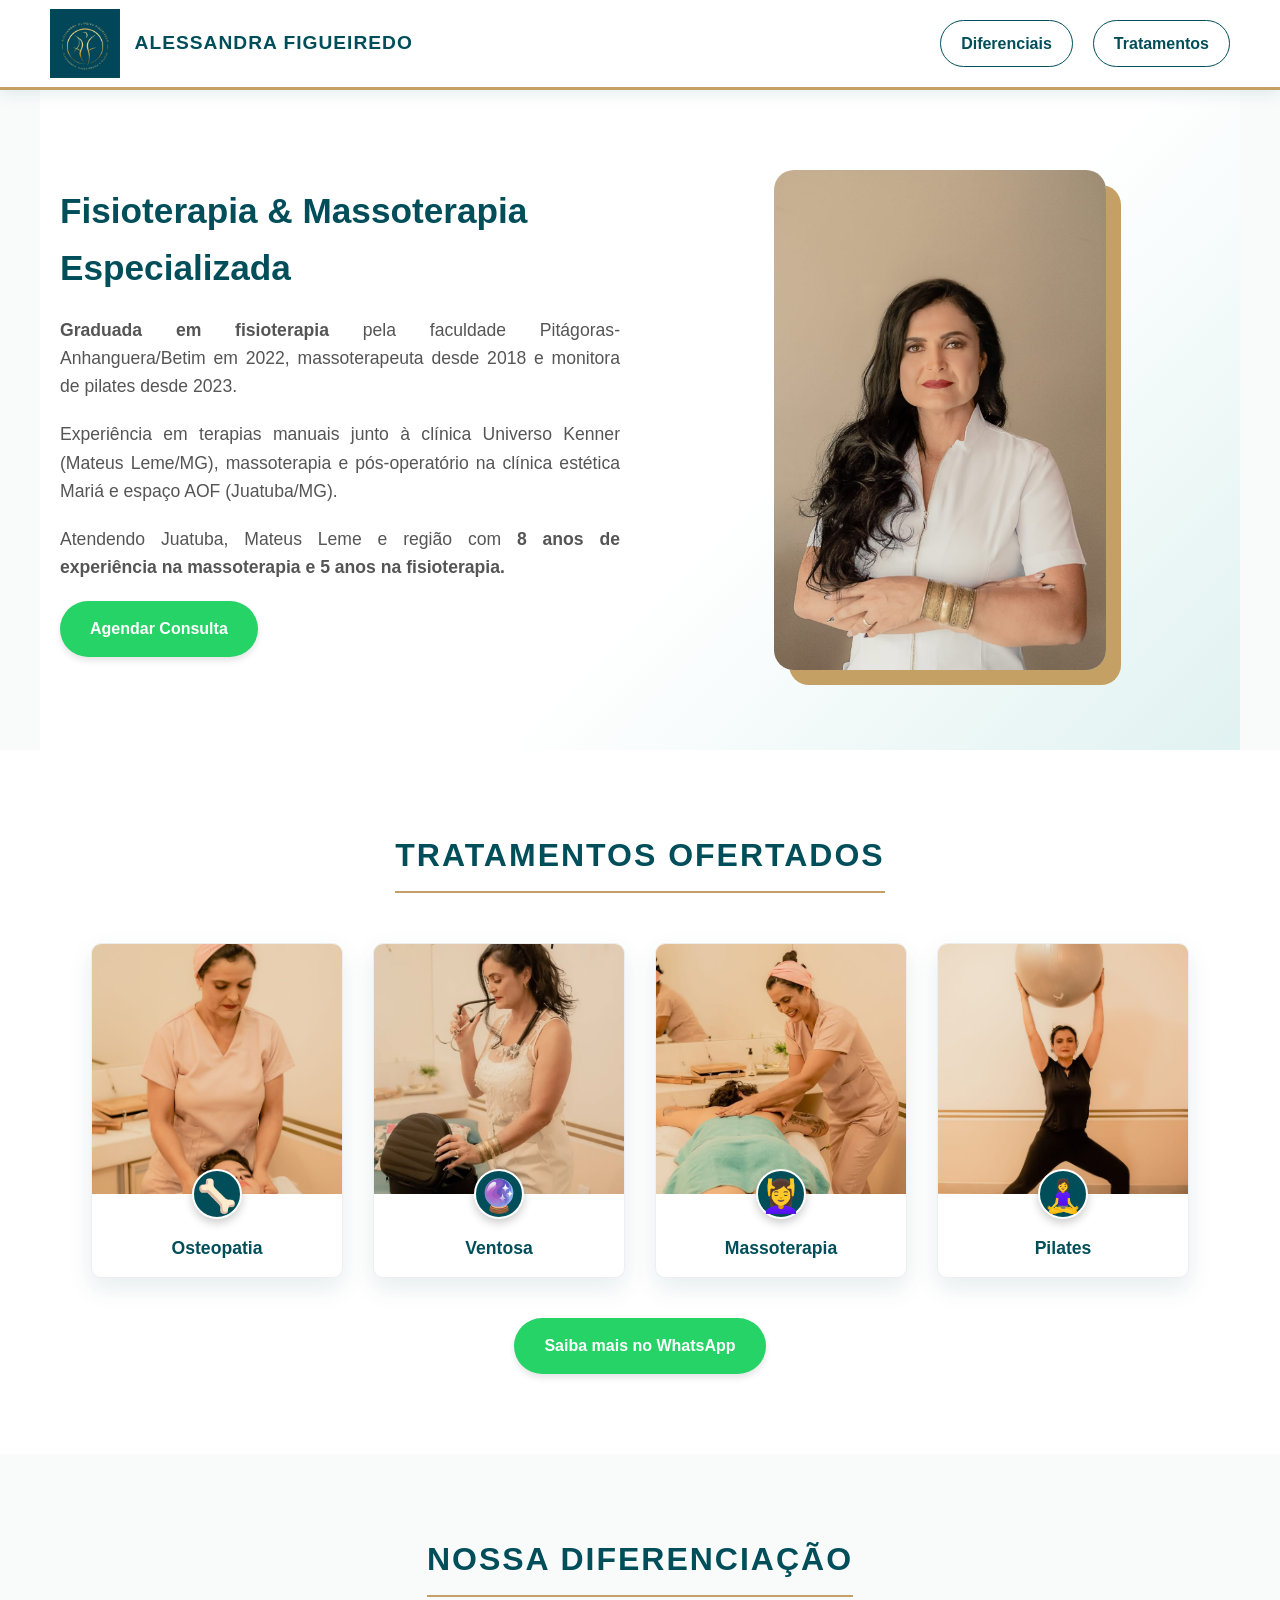
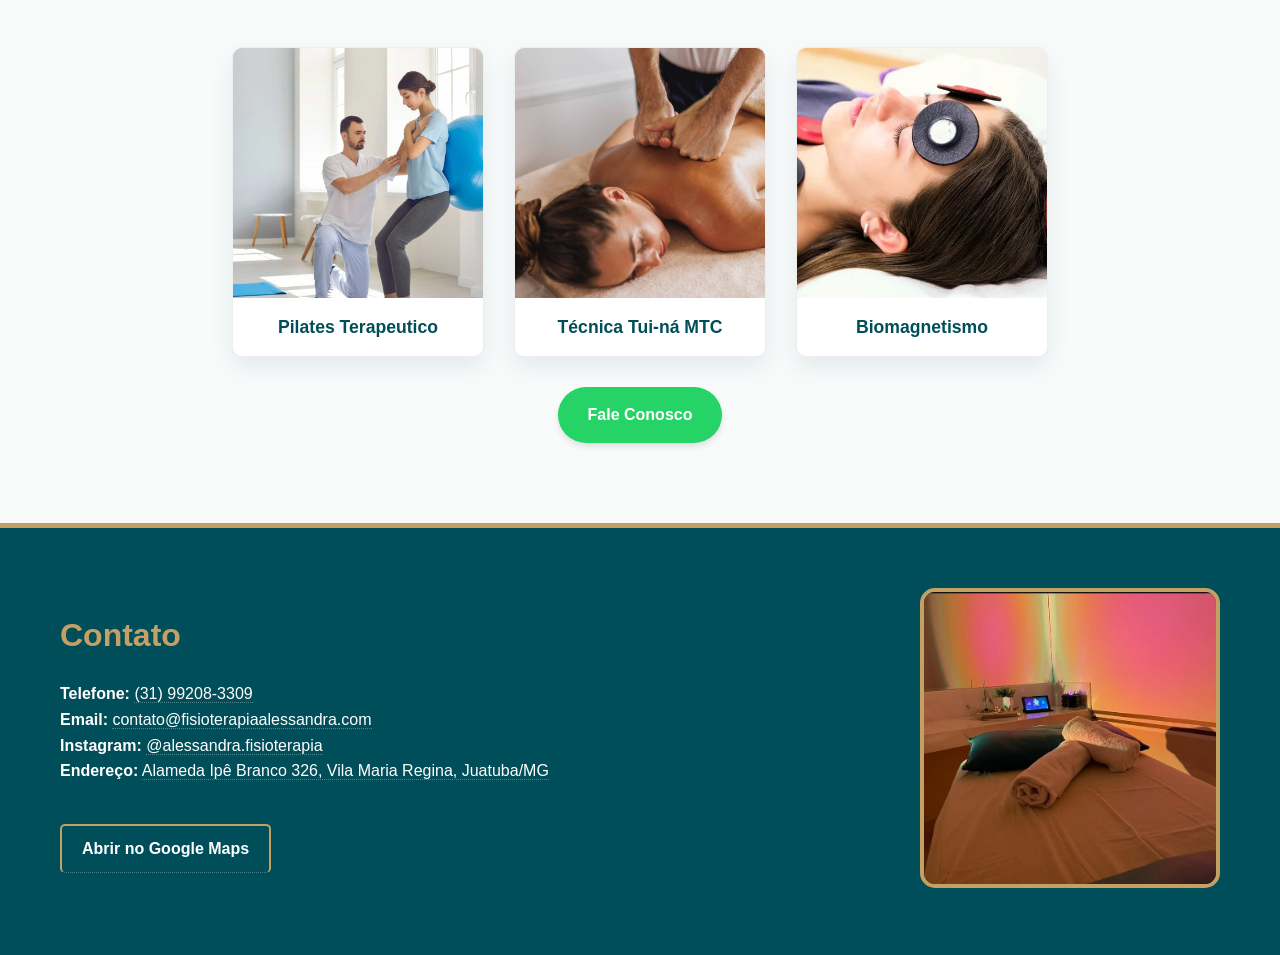
<file: index.html>
<!DOCTYPE html>
<html lang="pt-br">
<head>
    <meta charset="UTF-8">
    <meta name="viewport" content="width=device-width, initial-scale=1.0">
    <title>Alessandra Figueiredo - Fisioterapia</title>
    <link rel="stylesheet" href="style.css">
</head>
<body>

    <nav class="navbar">
        <div class="logo-container">
            <img src="./logo.jpeg" alt="Logo AOF" class="logo-img">
            <div class="logo-text">Alessandra Figueiredo</div>
        </div>
        <div class="nav-links">
            <a href="diferenciacao.html" class="nav-btn">Diferenciais</a>
            <a href="tratamentos.html" class="nav-btn">Tratamentos</a>
        </div>
    </nav>

    <section class="hero container">
        <div class="hero-content">
            <h1>Fisioterapia & Massoterapia Especializada</h1>
            <p><strong>Graduada em fisioterapia</strong> pela faculdade Pitágoras-Anhanguera/Betim em 2022, massoterapeuta desde 2018 e monitora de pilates desde 2023.</p>
            <p>Experiência em terapias manuais junto à clínica Universo Kenner (Mateus Leme/MG), massoterapia e pós-operatório na clínica estética Mariá e espaço AOF (Juatuba/MG).</p>
            <p>Atendendo Juatuba, Mateus Leme e região com <strong>8 anos de experiência na massoterapia e 5 anos na fisioterapia.</strong></p>
            
            <a href="https://wa.me/31992083309" target="_blank" class="btn-whatsapp">
                Agendar Consulta
            </a>
        </div>
        <div class="hero-image">
            <img src="./foto_profissional.jpeg" alt="Dra. Alessandra Figueiredo">
        </div>
    </section>

    <section class="section-block bg-light">
        <div class="container">
            <h2 class="section-title">Tratamentos Ofertados</h2>
            <div class="grid-gallery">
                <a href="tratamentos.html" class="card">
                    <img src="./rfgh.jpeg" alt="Osteopatia"> 
                    <div class="card-icon">🦴</div>
                    <h3>Osteopatia</h3>
                </a>
                
                <a href="tratamentos.html" class="card">
                    <img src="./ventosa.jpeg" alt="Ventosa">
                    <div class="card-icon">🔮</div>
                    <h3>Ventosa</h3>
                </a>
                
                <a href="tratamentos.html" class="card">
                    <img src="./toalha_azul.jpeg" alt="Massagem">
                    <div class="card-icon">💆‍♀️</div>
                    <h3>Massoterapia</h3>
                </a>
                
                <a href="tratamentos.html" class="card">
                    <img src="./bola.jpeg" alt="Pilates">
                    <div class="card-icon">🧘‍♀️</div>
                    <h3>Pilates</h3>
                </a>
            </div>
            
            <div style="text-align: center; margin-top: 40px;">
                <a href="https://wa.me/31992083309" target="_blank" class="btn-whatsapp">
                    Saiba mais no WhatsApp
                </a>
            </div>
        </div>
    </section>

    <section class="section-block">
        <div class="container">
            <h2 class="section-title">Nossa Diferenciação</h2>
            <div class="grid-gallery three-cols">
                <a href="diferenciacao.html" class="card">
                    <img src="./pilatesterapeutico.jpg" alt="Diferencial 1">
                    <h3>Pilates Terapeutico</h3>
                </a>
                <a href="diferenciacao.html" class="card">
                    <img src="./tuina.jpg" alt="Diferencial 2">
                    <h3>Técnica Tui-ná MTC</h3>
                </a>
                <a href="diferenciacao.html" class="card">
                    <img src="./biomagnetisco.webp" alt="Diferencial 3">
                    <h3>Biomagnetismo</h3>
                </a>
            </div>

            <div style="text-align: center; margin-top: 30px;">
                <a href="https://wa.me/31992083309" target="_blank" class="btn-whatsapp">
                    Fale Conosco
                </a>
            </div>
        </div>
    </section>

    <footer class="footer">
        <div class="container footer-grid">
            <div class="contact-info">
                <h3>Contato</h3>
                
                <p>
                    <strong>Telefone:</strong> 
                    <a href="https://wa.me/5531992083309" target="_blank">
                        (31) 99208-3309
                    </a>
                </p>
                
                <p>
                    <strong>Email:</strong> 
                    <a href="mailto:contato@fisioterapiaalessandra.com">
                        contato@fisioterapiaalessandra.com
                    </a>
                </p>
                
                <p>
                    <strong>Instagram:</strong> 
                    <a href="https://www.instagram.com/alessandra.fisioterapia" target="_blank">
                        @alessandra.fisioterapia
                    </a>
                </p>
                
                <p>
                    <strong>Endereço:</strong> 
                    <a href="https://www.google.com/maps/search/?api=1&query=Alameda+Ipê+Branco+326,+Vila+Maria+Regina,+Juatuba+MG" target="_blank">
                        Alameda Ipê Branco 326, Vila Maria Regina, Juatuba/MG
                    </a>
                </p>

                <br>
                <a href="https://www.google.com/maps/search/?api=1&query=Alameda+Ipê+Branco+326,+Vila+Maria+Regina,+Juatuba+MG" target="_blank" class="btn-map">
                    Abrir no Google Maps
                </a>
            </div>
            <div class="contact-image">
                <img src="./pano.jpeg" alt="Consultório">
            </div>
        </div>
    </footer>

    <script src="script.js"></script>
</body>
</html>
</file>
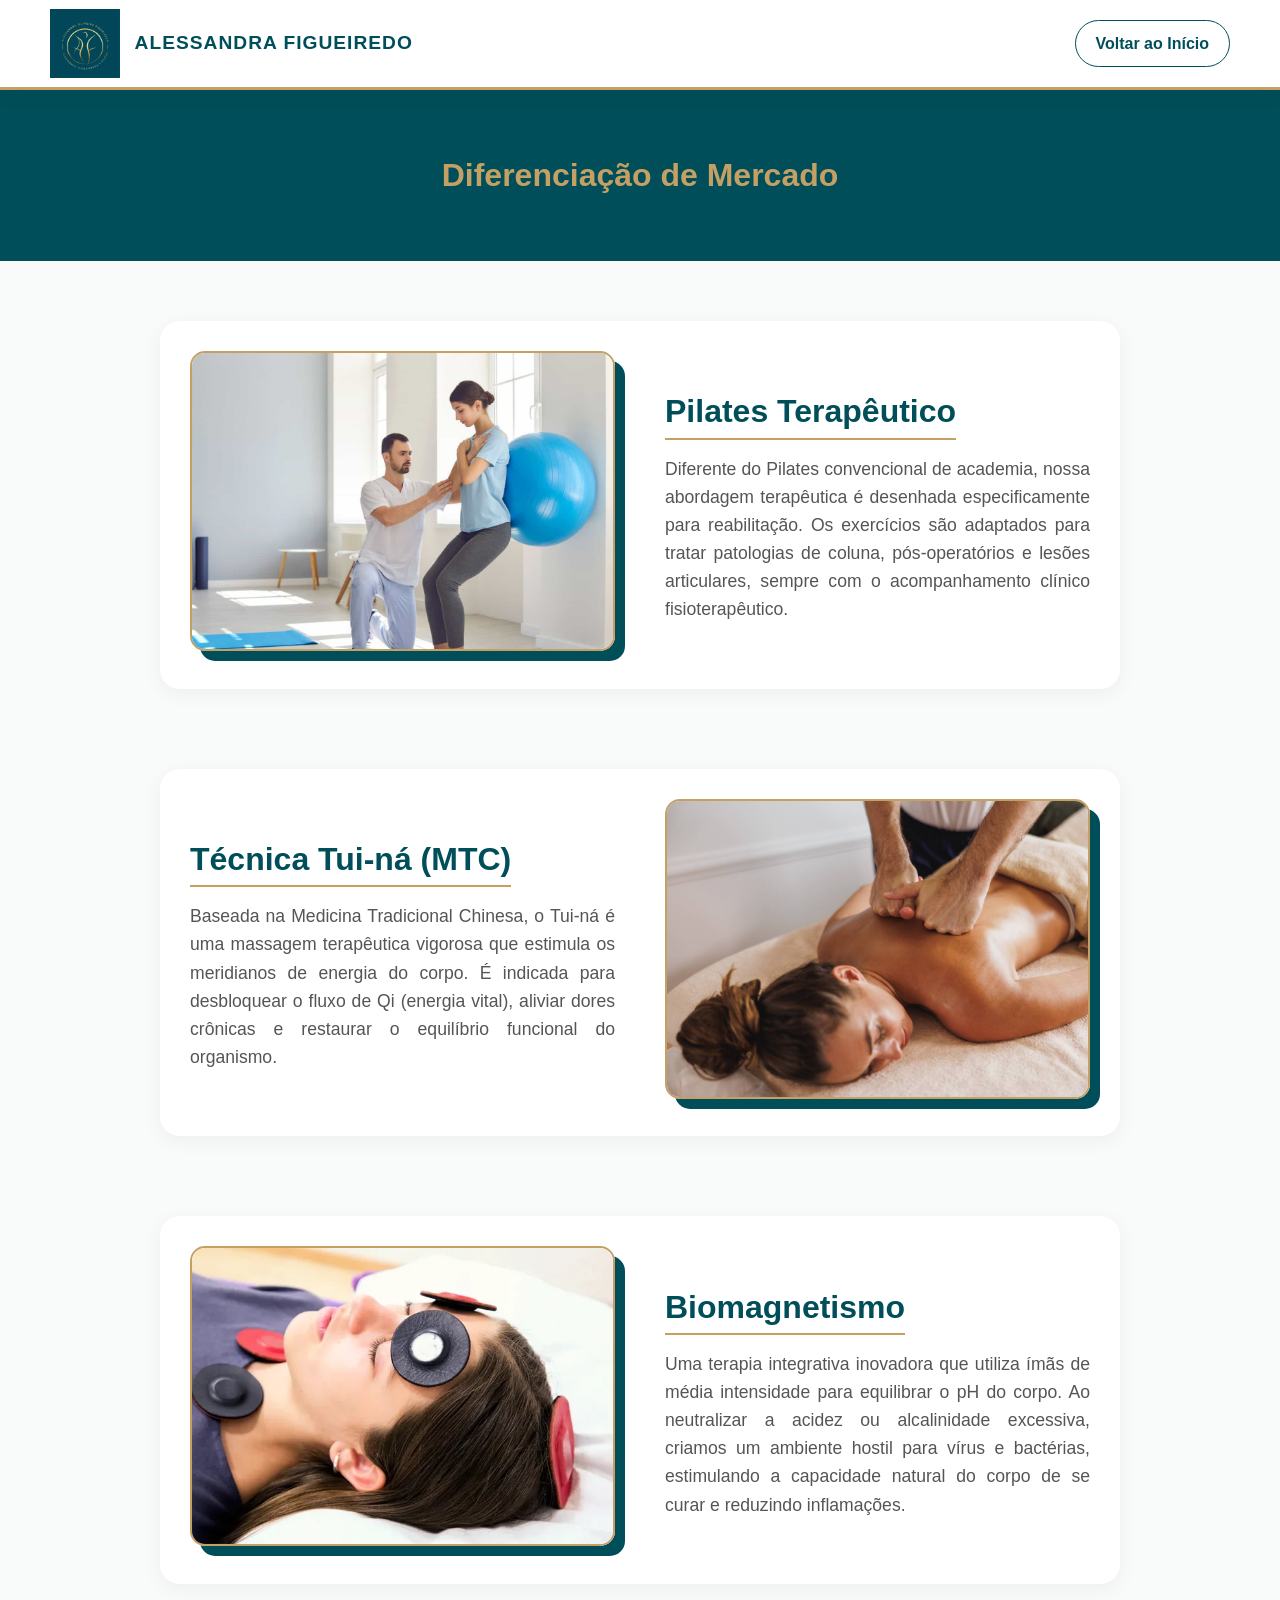
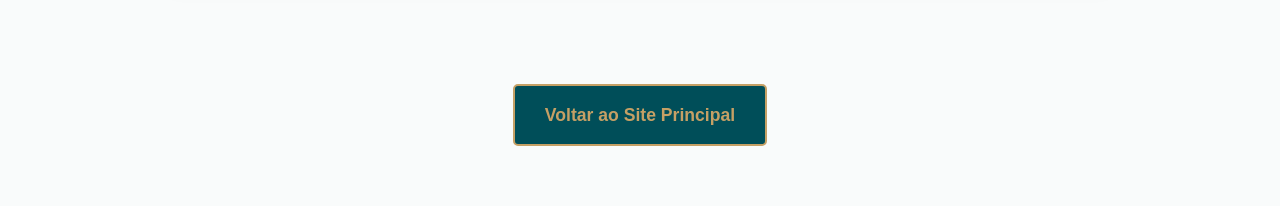
<file: diferenciacao.html>
<!DOCTYPE html>
<html lang="pt-br">
<head>
    <meta charset="UTF-8">
    <meta name="viewport" content="width=device-width, initial-scale=1.0">
    <title>Diferenciais - Alessandra Figueiredo</title>
    <link rel="stylesheet" href="style.css">
</head>
<body class="page-secondary">

    <nav class="navbar">
        <div class="logo-container">
            <img src="./logo.jpeg" alt="Logo AOF" class="logo-img">
            <div class="logo-text">Alessandra Figueiredo</div>
        </div>
        <div class="nav-links">
            <a href="index.html" class="nav-btn">Voltar ao Início</a>
        </div>
    </nav>

    <div class="header-banner purple-banner">
        <h1>Diferenciação de Mercado</h1>
    </div>

    <div class="details-container">

        <div class="feature-row">
            <div class="feature-img">
                <img src="./pilatesterapeutico.jpg" alt="Pilates Terapêutico">
            </div>
            <div class="feature-text">
                <h2>Pilates Terapêutico</h2>
                <p>Diferente do Pilates convencional de academia, nossa abordagem terapêutica é desenhada especificamente para reabilitação. Os exercícios são adaptados para tratar patologias de coluna, pós-operatórios e lesões articulares, sempre com o acompanhamento clínico fisioterapêutico.</p>
            </div>
        </div>

        <div class="feature-row reverse">
            <div class="feature-img">
                <img src="./tuina.jpg" alt="Técnica Tui-ná MTC">
            </div>
            <div class="feature-text">
                <h2>Técnica Tui-ná (MTC)</h2>
                <p>Baseada na Medicina Tradicional Chinesa, o Tui-ná é uma massagem terapêutica vigorosa que estimula os meridianos de energia do corpo. É indicada para desbloquear o fluxo de Qi (energia vital), aliviar dores crônicas e restaurar o equilíbrio funcional do organismo.</p>
            </div>
        </div>

        <div class="feature-row">
            <div class="feature-img">
                <img src="./biomagnetisco.webp" alt="Biomagnetismo">
            </div>
            <div class="feature-text">
                <h2>Biomagnetismo</h2>
                <p>Uma terapia integrativa inovadora que utiliza ímãs de média intensidade para equilibrar o pH do corpo. Ao neutralizar a acidez ou alcalinidade excessiva, criamos um ambiente hostil para vírus e bactérias, estimulando a capacidade natural do corpo de se curar e reduzindo inflamações.</p>
            </div>
        </div>

        <div style="text-align: center; margin-top: 50px;">
            <a href="index.html" class="btn-big">Voltar ao Site Principal</a>
        </div>

    </div>

    <script src="script.js"></script>
</body>
</html>
</file>
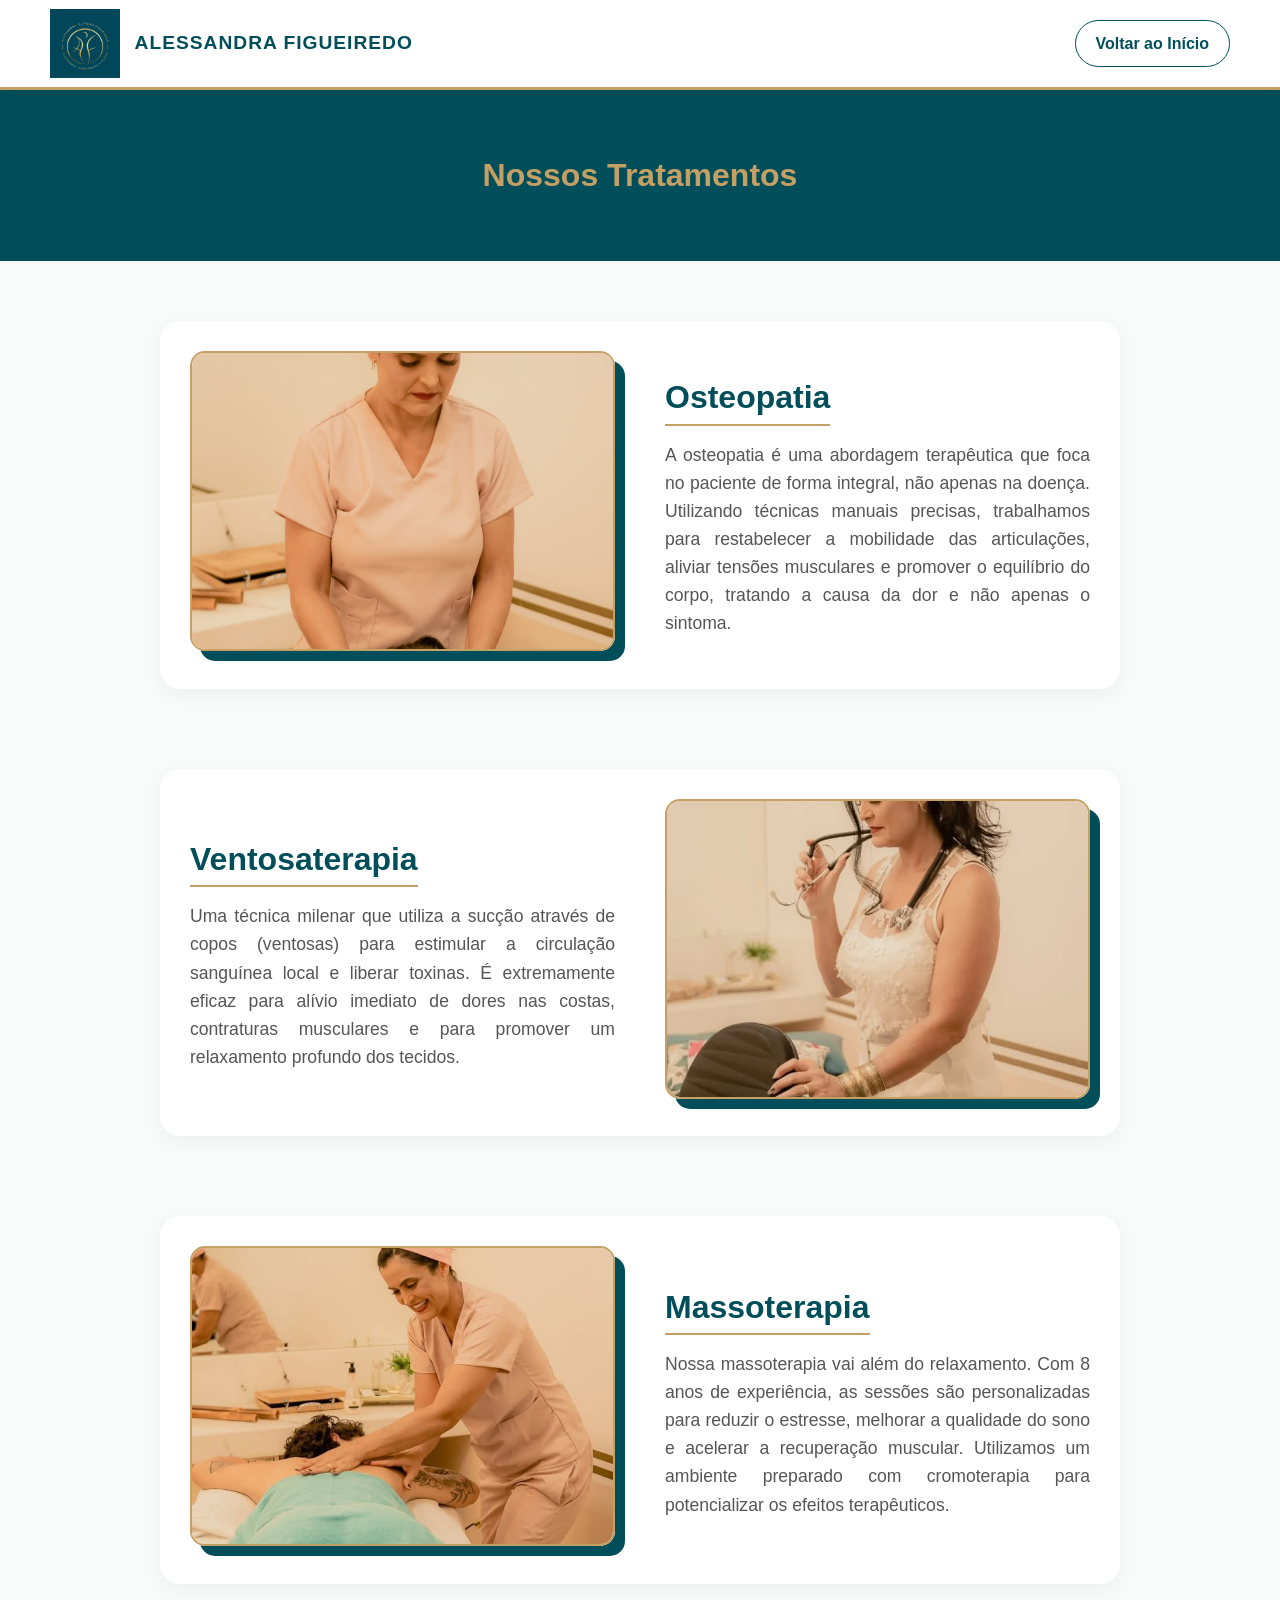
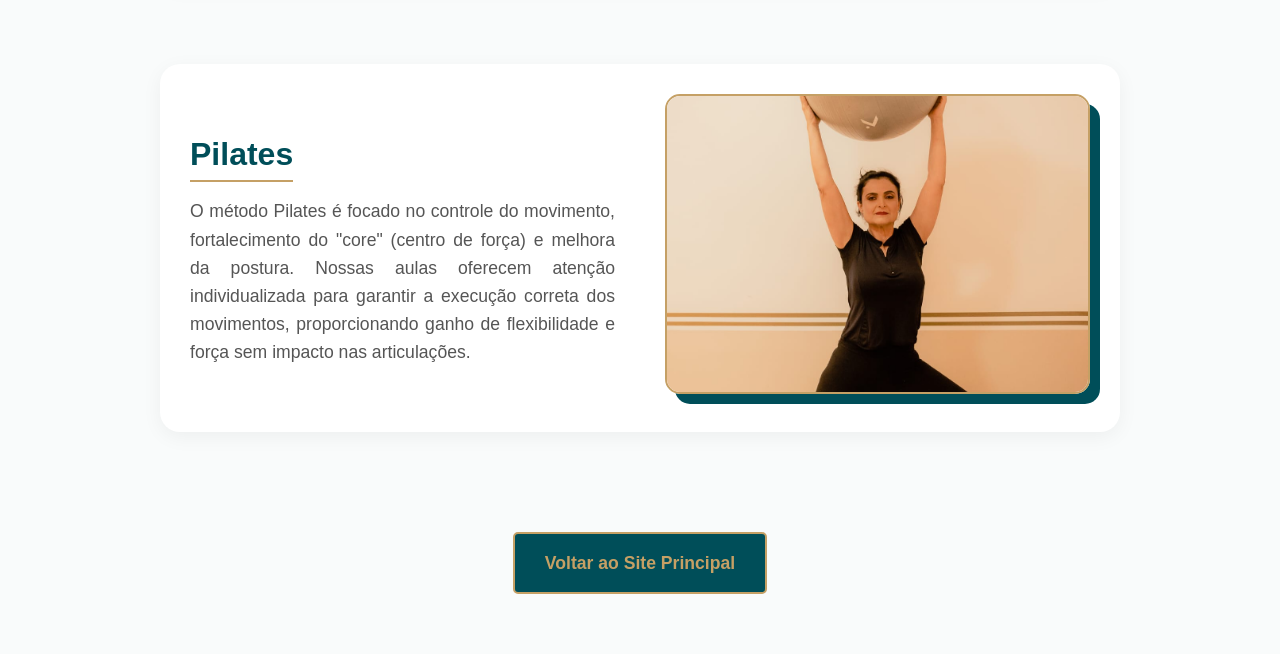
<file: tratamentos.html>
<!DOCTYPE html>
<html lang="pt-br">
<head>
    <meta charset="UTF-8">
    <meta name="viewport" content="width=device-width, initial-scale=1.0">
    <title>Tratamentos - Alessandra Figueiredo</title>
    <link rel="stylesheet" href="style.css">
</head>
<body class="page-secondary">

    <nav class="navbar">
        <div class="logo-container">
            <img src="./logo.jpeg" alt="Logo AOF" class="logo-img">
            <div class="logo-text">Alessandra Figueiredo</div>
        </div>
        <div class="nav-links">
            <a href="index.html" class="nav-btn">Voltar ao Início</a>
        </div>
    </nav>

    <div class="header-banner purple-banner">
        <h1>Nossos Tratamentos</h1>
    </div>

    <div class="details-container">
        
        <div class="feature-row">
            <div class="feature-img">
                <img src="./rfgh.jpeg" alt="Osteopatia">
            </div>
            <div class="feature-text">
                <h2>Osteopatia</h2>
                <p>A osteopatia é uma abordagem terapêutica que foca no paciente de forma integral, não apenas na doença. Utilizando técnicas manuais precisas, trabalhamos para restabelecer a mobilidade das articulações, aliviar tensões musculares e promover o equilíbrio do corpo, tratando a causa da dor e não apenas o sintoma.</p>
            </div>
        </div>

        <div class="feature-row reverse">
            <div class="feature-img">
                <img src="./ventosa.jpeg" alt="Ventosaterapia">
            </div>
            <div class="feature-text">
                <h2>Ventosaterapia</h2>
                <p>Uma técnica milenar que utiliza a sucção através de copos (ventosas) para estimular a circulação sanguínea local e liberar toxinas. É extremamente eficaz para alívio imediato de dores nas costas, contraturas musculares e para promover um relaxamento profundo dos tecidos.</p>
            </div>
        </div>

        <div class="feature-row">
            <div class="feature-img">
                <img src="./toalha_azul.jpeg" alt="Massoterapia">
            </div>
            <div class="feature-text">
                <h2>Massoterapia</h2>
                <p>Nossa massoterapia vai além do relaxamento. Com 8 anos de experiência, as sessões são personalizadas para reduzir o estresse, melhorar a qualidade do sono e acelerar a recuperação muscular. Utilizamos um ambiente preparado com cromoterapia para potencializar os efeitos terapêuticos.</p>
            </div>
        </div>

        <div class="feature-row reverse">
            <div class="feature-img">
                <img src="./bola.jpeg" alt="Pilates">
            </div>
            <div class="feature-text">
                <h2>Pilates</h2>
                <p>O método Pilates é focado no controle do movimento, fortalecimento do "core" (centro de força) e melhora da postura. Nossas aulas oferecem atenção individualizada para garantir a execução correta dos movimentos, proporcionando ganho de flexibilidade e força sem impacto nas articulações.</p>
            </div>
        </div>

        <div style="text-align: center; margin-top: 50px;">
            <a href="index.html" class="btn-big">Voltar ao Site Principal</a>
        </div>

    </div>

    <script src="script.js"></script>
</body>
</html>
</file>
<file: style.css>
* {
    margin: 0;
    padding: 0;
    box-sizing: border-box;
    font-family: 'Segoe UI', Tahoma, Geneva, Verdana, sans-serif;
}

:root {
    --primary-color: #004E59; 
    --secondary-color: #C5A065; 
    --accent-color: #E0F2F1; 
    --text-dark: #333333; 
    --white: #ffffff;
    --bg-light: #F9FBFB;
    --whatsapp-green: #25D366;
}

body {
    padding-top: 90px;
    color: var(--text-dark);
    line-height: 1.6;
    background-color: var(--bg-light);
}

.container {
    max-width: 1200px;
    margin: 0 auto;
    padding: 0 20px;
}

.navbar {
    position: fixed;
    top: 0;
    left: 0;
    width: 100%;
    height: 90px;
    background-color: var(--white);
    display: flex;
    justify-content: space-between;
    align-items: center;
    padding: 0 50px;
    box-shadow: 0 4px 15px rgba(0,78,89, 0.1);
    z-index: 1000;
    border-bottom: 3px solid var(--secondary-color);
}

.logo-container {
    display: flex;
    align-items: center;
    gap: 15px;
    height: 100%;
}

.logo-img {
    height: 80%;
    width: auto;
    object-fit: contain;
}

.navbar .logo-text {
    font-size: 1.2rem;
    font-weight: bold;
    text-transform: uppercase;
    color: var(--primary-color);
    letter-spacing: 1px;
}

.nav-links {
    display: flex;
    gap: 20px;
}

.nav-btn {
    text-decoration: none;
    color: var(--primary-color);
    font-weight: 600;
    padding: 10px 20px;
    border: 1px solid var(--primary-color);
    border-radius: 30px;
    transition: 0.3s;
}

.nav-btn:hover {
    background-color: var(--primary-color);
    color: var(--secondary-color);
    border-color: var(--primary-color);
}

.hero {
    display: flex;
    align-items: center;
    justify-content: space-between;
    padding: 80px 20px;
    background: linear-gradient(135deg, #fff 60%, var(--accent-color) 100%);
}

.hero-content {
    flex: 1;
    padding-right: 40px;
}

.hero-content h1 {
    font-size: 2.2rem;
    margin-bottom: 20px;
    color: var(--primary-color);
}

.hero-content p {
    font-size: 1.1rem;
    margin-bottom: 20px;
    text-align: justify;
    color: #555;
}

.hero-image {
    flex: 1;
    display: flex;
    justify-content: center;
}

.hero-image img {
    max-width: 100%;
    max-height: 500px;
    border-radius: 20px;
    box-shadow: 15px 15px 0px var(--secondary-color);
}

.btn-whatsapp {
    display: inline-block;
    background-color: var(--whatsapp-green);
    color: white;
    padding: 15px 30px;
    text-decoration: none;
    font-weight: bold;
    border-radius: 50px;
    font-size: 1rem;
    box-shadow: 0 4px 6px rgba(0,0,0,0.1);
    transition: transform 0.2s;
}

.btn-whatsapp:hover {
    transform: scale(1.05);
}

.btn-big {
    display: inline-block;
    background-color: var(--primary-color);
    color: var(--secondary-color);
    padding: 15px 30px;
    text-decoration: none;
    font-size: 1.1rem;
    border-radius: 5px;
    transition: 0.3s;
    font-weight: bold;
    border: 2px solid var(--secondary-color);
    margin-top: 20px;
}

.btn-big:hover {
    background-color: var(--secondary-color);
    color: var(--primary-color);
}

.section-block {
    padding: 80px 0;
}

.bg-light {
    background-color: var(--white);
}

.section-title {
    text-align: center;
    font-size: 2rem;
    margin-bottom: 50px;
    color: var(--primary-color);
    text-transform: uppercase;
    letter-spacing: 2px;
    border-bottom: 2px solid var(--secondary-color);
    display: inline-block;
    padding-bottom: 10px;
}

.section-block .container {
    text-align: center;
}
.section-block .container .grid-gallery {
    text-align: left;
}

.grid-gallery {
    display: flex;
    justify-content: center;
    flex-wrap: wrap;
    gap: 30px;
}

.card {
    position: relative;
    border-radius: 10px;
    cursor: pointer;
    background: var(--white);
    box-shadow: 0 10px 25px rgba(0,78,89, 0.1);
    transition: transform 0.3s ease;
    overflow: hidden;
    text-decoration: none;
    color: var(--text-dark);
    text-align: center;
    padding-bottom: 15px;
    border: 1px solid #eee;
}

.card img {
    display: block;
    width: 250px;
    height: 250px;
    object-fit: cover;
    transition: transform 0.5s ease;
}

.card-icon {
    font-size: 2rem;
    margin-top: -25px;
    background: var(--primary-color);
    color: var(--secondary-color);
    width: 50px;
    height: 50px;
    line-height: 50px;
    border-radius: 50%;
    margin-left: auto;
    margin-right: auto;
    position: relative;
    box-shadow: 0 4px 10px rgba(0,0,0,0.2);
    border: 2px solid var(--white);
}

.card h3 {
    margin-top: 15px;
    font-size: 1.1rem;
    color: var(--primary-color);
    font-weight: bold;
}

.card:hover {
    transform: translateY(-10px);
}

.card:hover img {
    transform: scale(1.1);
}

.footer {
    background-color: var(--primary-color);
    color: var(--white);
    padding: 60px 0;
    border-top: 5px solid var(--secondary-color);
}

.contact-info a {
    color: var(--white); 
    text-decoration: none; 
    transition: 0.3s;
    border-bottom: 1px dotted rgba(255,255,255,0.3); 
}

.contact-info a:hover {
    color: var(--secondary-color); 
    border-bottom: 1px solid var(--secondary-color);
}

.footer-grid {
    display: flex;
    align-items: center;
    justify-content: space-between;
    gap: 40px;
}

.contact-info h3 {
    margin-bottom: 20px;
    font-size: 2rem;
    color: var(--secondary-color);
}

.btn-map {
    display: inline-block;
    margin-top: 15px;
    background: transparent;
    color: var(--secondary-color);
    padding: 10px 20px;
    text-decoration: none;
    font-weight: bold;
    border: 2px solid var(--secondary-color);
    border-radius: 5px;
    transition: 0.3s;
}

.btn-map:hover {
    background: var(--secondary-color);
    color: var(--primary-color) !important; 
    text-decoration: none;
}

.contact-image img {
    max-width: 300px;
    border-radius: 15px;
    border: 4px solid var(--secondary-color);
}

.header-banner {
    width: 100%;
    padding: 60px 20px;
    text-align: center;
    color: white;
}

.orange-banner {
    background-color: var(--secondary-color);
    color: var(--primary-color);
}

.purple-banner {
    background-color: var(--primary-color);
    color: var(--secondary-color);
}

.details-container {
    max-width: 1000px;
    margin: 0 auto;
    padding: 60px 20px;
}

.feature-row {
    display: flex;
    align-items: center;
    gap: 50px;
    margin-bottom: 80px;
    background: var(--white);
    padding: 30px;
    border-radius: 20px;
    box-shadow: 0 5px 20px rgba(0,0,0,0.05);
}

.feature-row.reverse {
    flex-direction: row-reverse;
}

.feature-img {
    flex: 1;
}

.feature-img img {
    width: 100%;
    height: 300px; 
    object-fit: cover;
    border-radius: 15px;
    border: 2px solid var(--secondary-color);
    box-shadow: 10px 10px 0px var(--primary-color);
}

.feature-text {
    flex: 1;
    text-align: left;
}

.feature-text h2 {
    color: var(--primary-color);
    font-size: 2rem;
    margin-bottom: 15px;
    border-bottom: 2px solid var(--secondary-color);
    display: inline-block;
}

.feature-text p {
    font-size: 1.1rem;
    color: #555;
    text-align: justify;
}

@media (max-width: 768px) {
    .navbar {
        flex-direction: column;
        height: auto;
        padding: 15px;
        gap: 15px;
    }
    .logo-container { height: auto; margin-bottom: 10px; }
    .logo-img { height: 60px; }
    body { padding-top: 160px; }

    .hero { flex-direction: column; text-align: center; }
    .hero-content { padding-right: 0; margin-bottom: 30px; }
    .footer-grid { flex-direction: column; text-align: center; }

    .feature-row, .feature-row.reverse {
        flex-direction: column;
        text-align: center;
        padding: 20px;
        gap: 20px;
    }
    .feature-text { text-align: center; }
    .feature-text p { text-align: center; }
}
</file>
